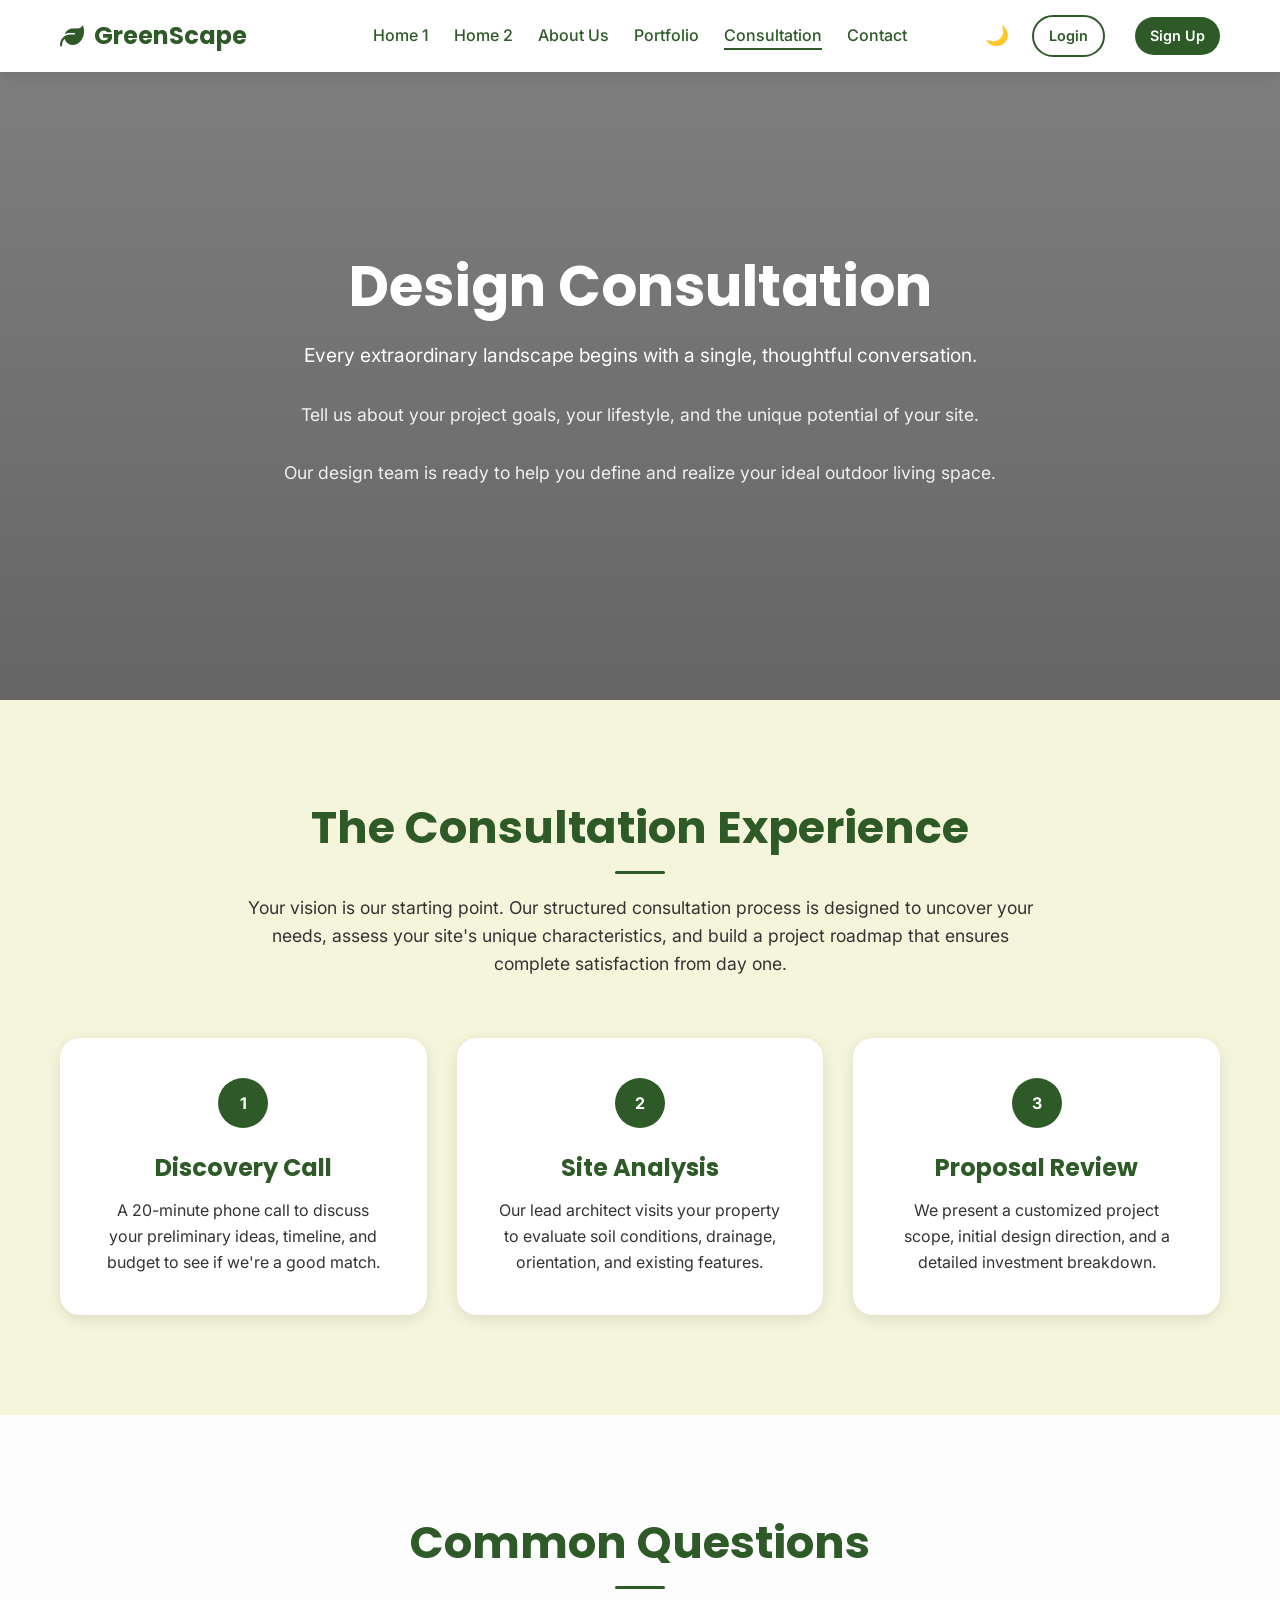
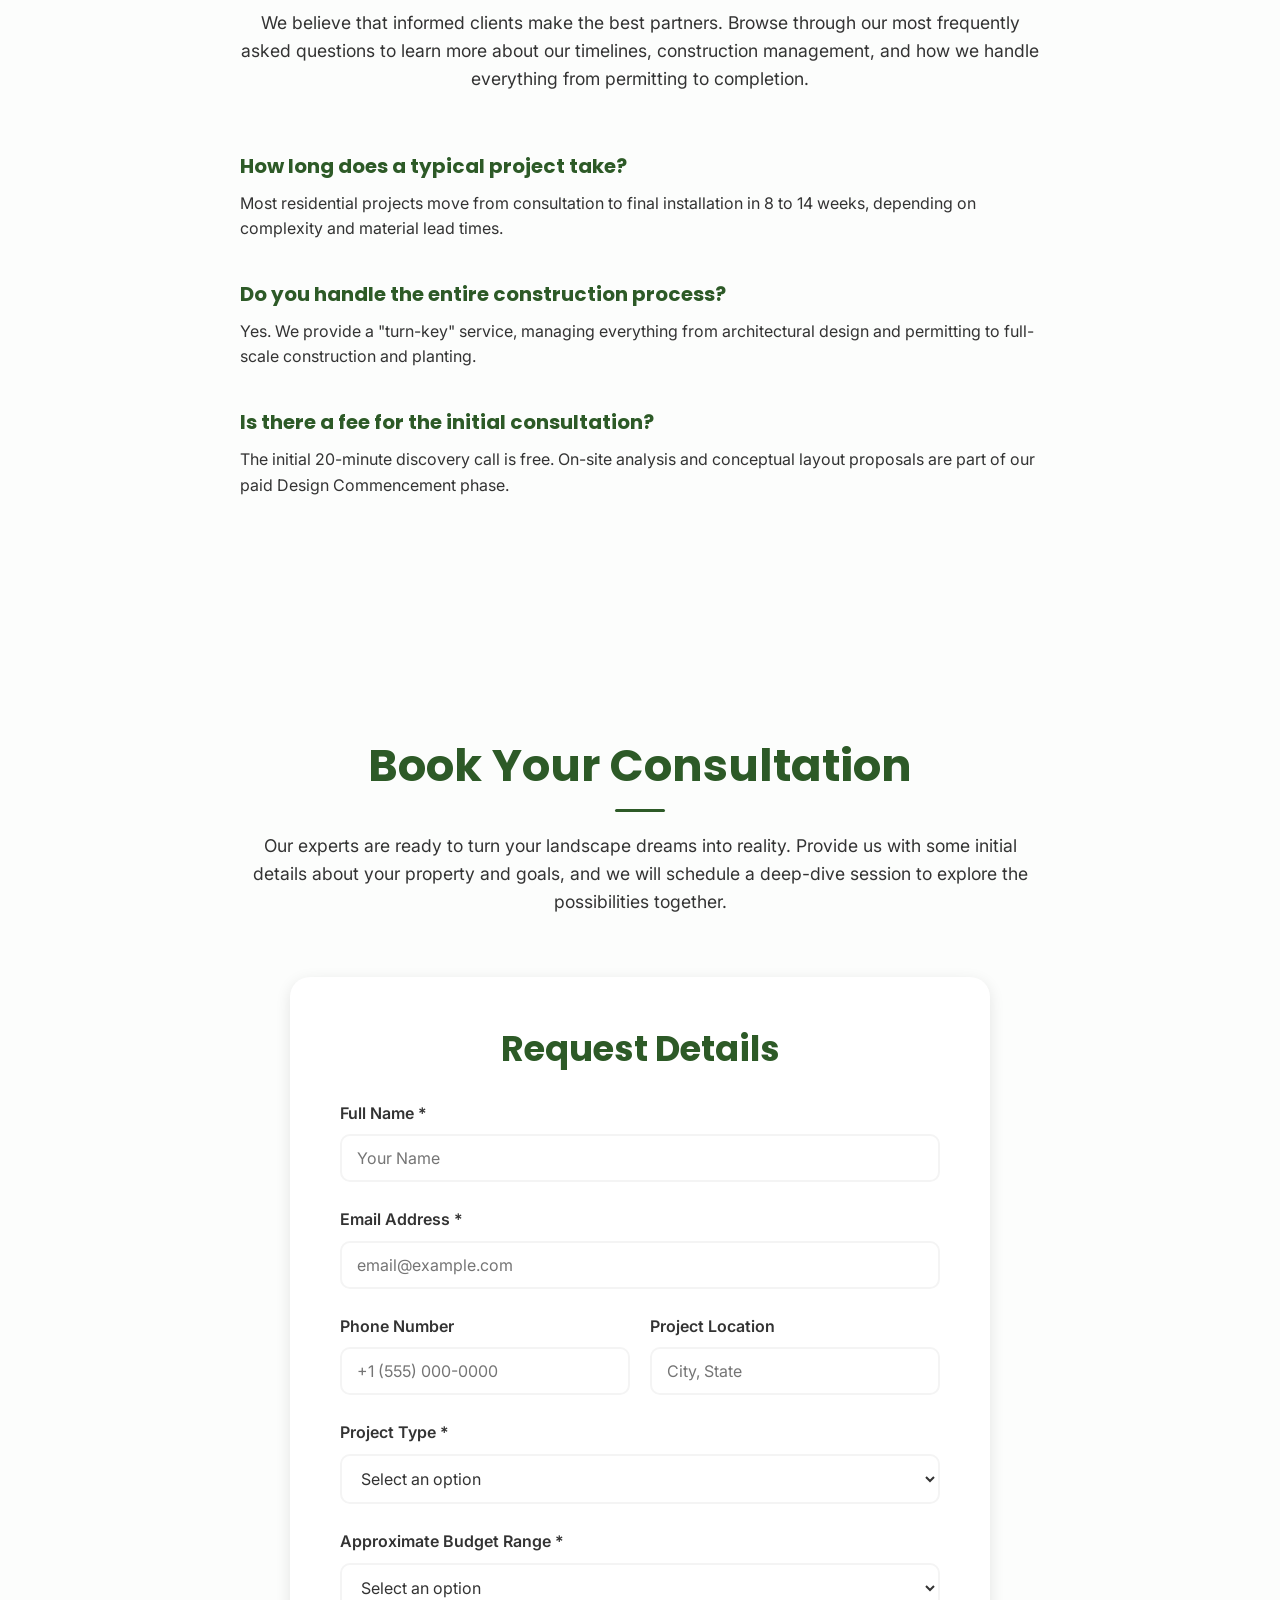
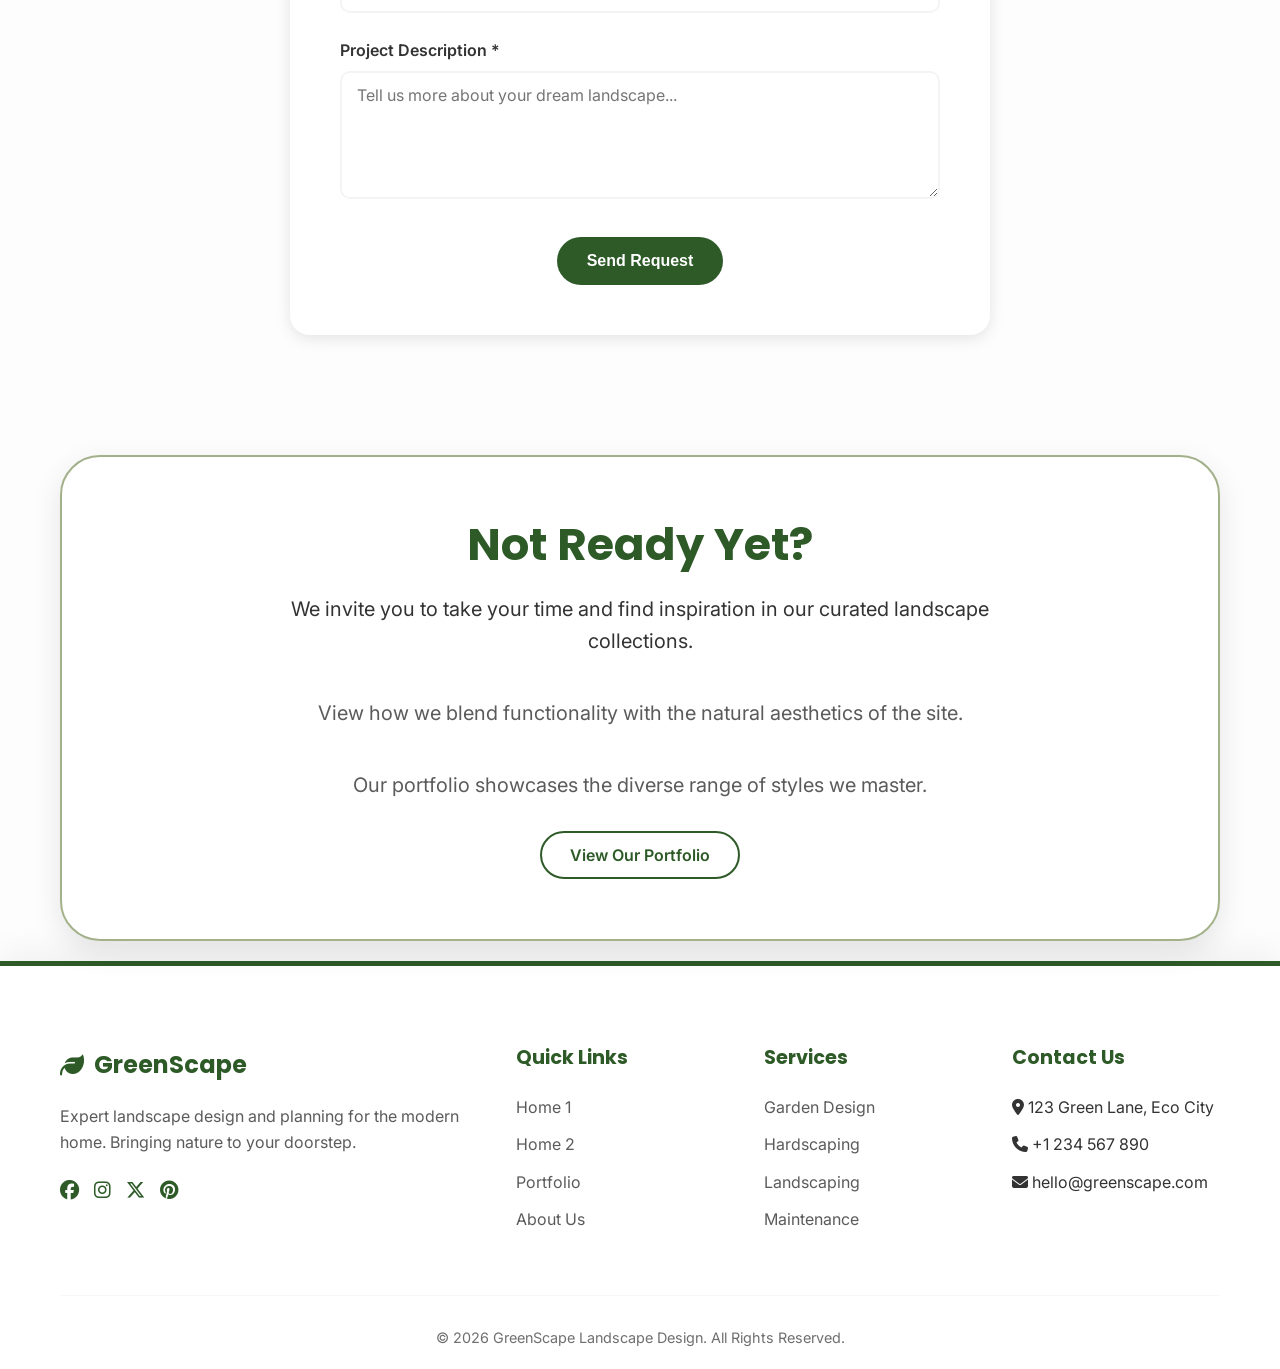
<file: consultation.html>
<!DOCTYPE html>
<html lang="en">

<head>
    <meta charset="UTF-8">
    <meta name="viewport" content="width=device-width, initial-scale=1.0">
    <title>Design Consultation | GreenScape</title>
    <link rel="stylesheet" href="css/style.css">
    <link rel="stylesheet" href="https://cdnjs.cloudflare.com/ajax/libs/font-awesome/6.4.2/css/all.min.css">
    <link rel="icon" type="image/png" href="assets/favicon/favicon.png">
    <link rel="apple-touch-icon" href="assets/favicon/favicon.png">
</head>

<body>

    <!-- Header -->
    <header id="header-placeholder"></header>

    <!-- Page Header -->
    <section class="hero"
        style="background-image: url('https://images.unsplash.com/photo-1454165804606-c3d57bc86b40?ixlib=rb-4.0.3&auto=format&fit=crop&w=1920&q=80');">
        <div class="hero-overlay"></div>
        <div class="hero-content">
            <h1 class="fade-in">Design Consultation</h1>
            <p class="fade-in">Every extraordinary landscape begins with a single, thoughtful conversation.</p>
            <p class="fade-in" style="font-size: 1.1rem; opacity: 0.9;">Tell us about your project goals, your
                lifestyle, and the unique potential of your site.</p>
            <p class="fade-in" style="font-size: 1.1rem; opacity: 0.9;">Our design team is ready to help you define and
                realize your ideal outdoor living space.</p>
        </div>
    </section>

    <!-- Consultation Process -->
    <section style="background-color: var(--beige);">
        <div class="container">
            <div class="section-header fade-in">
                <h2>The Consultation Experience</h2>
                <p>Your vision is our starting point. Our structured consultation process is designed to uncover your
                    needs, assess your site's unique characteristics, and build a project roadmap that ensures complete
                    satisfaction from day one.</p>
            </div>
            <div style="display: grid; grid-template-columns: repeat(auto-fit, minmax(280px, 1fr)); gap: 30px;">
                <div class="fade-in"
                    style="background: var(--white); padding: 40px; border-radius: 20px; box-shadow: var(--shadow); text-align: center; display: flex; flex-direction: column; align-items: center;">
                    <div
                        style="width: 50px; height: 50px; background: var(--primary); color: white; border-radius: 50%; display: flex; align-items: center; justify-content: center; font-weight: 700; margin-bottom: 25px;">
                        1</div>
                    <h3 style="margin-bottom: 15px;" class="card-title">Discovery Call</h3>
                    <p>A 20-minute phone call to discuss your preliminary ideas, timeline, and budget to see if we're a
                        good match.</p>
                </div>
                <div class="fade-in"
                    style="background: var(--white); padding: 40px; border-radius: 20px; box-shadow: var(--shadow); text-align: center; display: flex; flex-direction: column; align-items: center;">
                    <div
                        style="width: 50px; height: 50px; background: var(--primary); color: white; border-radius: 50%; display: flex; align-items: center; justify-content: center; font-weight: 700; margin-bottom: 25px;">
                        2</div>
                    <h3 style="margin-bottom: 15px;" class="card-title">Site Analysis</h3>
                    <p>Our lead architect visits your property to evaluate soil conditions, drainage, orientation, and
                        existing features.</p>
                </div>
                <div class="fade-in"
                    style="background: var(--white); padding: 40px; border-radius: 20px; box-shadow: var(--shadow); text-align: center; display: flex; flex-direction: column; align-items: center;">
                    <div
                        style="width: 50px; height: 50px; background: var(--primary); color: white; border-radius: 50%; display: flex; align-items: center; justify-content: center; font-weight: 700; margin-bottom: 25px;">
                        3</div>
                    <h3 style="margin-bottom: 15px;" class="card-title">Proposal Review</h3>
                    <p>We present a customized project scope, initial design direction, and a detailed investment
                        breakdown.</p>
                </div>
            </div>
        </div>
    </section>

    <!-- Simple FAQ Section -->
    <section>
        <div class="container">
            <div class="section-header fade-in">
                <h2>Common Questions</h2>
                <p>We believe that informed clients make the best partners. Browse through our most frequently asked
                    questions to learn more about our timelines, construction management, and how we handle everything
                    from
                    permitting to completion.</p>
            </div>
            <div style="max-width: 800px; margin: 0 auto;">
                <div class="fade-in mb-40">
                    <h4 style="color: var(--primary); margin-bottom: 12px; font-size: 1.25rem;">How long does a typical
                        project take?</h4>
                    <p>Most residential projects move from consultation to final installation in 8 to 14 weeks,
                        depending on
                        complexity and material lead times.</p>
                </div>
                <div class="fade-in mb-40">
                    <h4 style="color: var(--primary); margin-bottom: 12px; font-size: 1.25rem;">Do you handle the entire
                        construction process?</h4>
                    <p>Yes. We provide a "turn-key" service, managing everything from architectural design and
                        permitting to
                        full-scale construction and planting.</p>
                </div>
                <div class="fade-in mb-40">
                    <h4 style="color: var(--primary); margin-bottom: 12px; font-size: 1.25rem;">Is there a fee for the
                        initial consultation?</h4>
                    <p>The initial 20-minute discovery call is free. On-site analysis and conceptual layout proposals
                        are
                        part of our paid Design Commencement phase.</p>
                </div>
            </div>
        </div>
    </section>

    <!-- Consultation Form Section -->
    <section>
        <div class="container">
            <div class="section-header fade-in">
                <h2>Book Your Consultation</h2>
                <p>Our experts are ready to turn your landscape dreams into reality. Provide us with some initial
                    details
                    about your property and goals, and we will schedule a deep-dive session to explore the possibilities
                    together.</p>
            </div>
            <div class="form-container fade-in">
                <h3 style="text-align: center; margin-bottom: 30px;">Request Details</h3>
                <form id="consultationForm">
                    <div class="form-group">
                        <label for="fullName">Full Name *</label>
                        <input type="text" id="fullName" name="fullName" placeholder="Your Name" required>
                        <span class="error-msg"></span>
                    </div>
                    <div class="form-group">
                        <label for="email">Email Address *</label>
                        <input type="email" id="email" name="email" placeholder="email@example.com" required>
                        <span class="error-msg"></span>
                    </div>
                    <div class="form-group" style="display: grid; grid-template-columns: 1fr 1fr; gap: 20px;">
                        <div>
                            <label for="phone">Phone Number</label>
                            <input type="tel" id="phone" name="phone" placeholder="+1 (555) 000-0000">
                        </div>
                        <div>
                            <label for="location">Project Location</label>
                            <input type="text" id="location" name="location" placeholder="City, State">
                        </div>
                    </div>
                    <div class="form-group">
                        <label for="projectType">Project Type *</label>
                        <select id="projectType" name="projectType" required>
                            <option value="" disabled selected>Select an option</option>
                            <option value="residential">Residential Garden</option>
                            <option value="commercial">Commercial Landscape</option>
                            <option value="rooftop">Rooftop / Terrace</option>
                            <option value="renovation">Renovation / Makeover</option>
                        </select>
                        <span class="error-msg"></span>
                    </div>
                    <div class="form-group">
                        <label for="budget">Approximate Budget Range *</label>
                        <select id="budget" name="budget" required>
                            <option value="" disabled selected>Select an option</option>
                            <option value="under-5k">Under $5,000</option>
                            <option value="5k-15k">$5,000 - $15,000</option>
                            <option value="15k-50k">$15,000 - $50,000</option>
                            <option value="over-50k">$50,000 +</option>
                        </select>
                        <span class="error-msg"></span>
                    </div>
                    <div class="form-group">
                        <label for="message">Project Description *</label>
                        <textarea id="message" name="message" rows="5"
                            placeholder="Tell us more about your dream landscape..." required></textarea>
                        <span class="error-msg"></span>
                    </div>
                    <div style="text-align: center; margin-top: 30px;">
                        <button type="submit" class="btn btn-primary">Send Request</button>
                    </div>
                </form>
            </div>
    </section>

    <!-- CTA Section -->
    <section class="container">
        <div class="cta-section fade-in">
            <h2>Not Ready Yet?</h2>
            <p>We invite you to take your time and find inspiration in our curated landscape collections.</p>
            <p style="opacity: 0.8; margin-top: 5px;">View how we blend functionality with the natural aesthetics of the
                site.</p>
            <p style="opacity: 0.8; margin-bottom: 30px;">Our portfolio showcases the diverse range of styles we master.
            </p>
            <a href="portfolio.html" class="btn btn-outline"
                style="border: 2px solid var(--primary); color: var(--primary);">View Our Portfolio</a>
        </div>
    </section>

    <!-- Footer -->
    <footer id="footer-placeholder"></footer>

    <script src="js/main.js"></script>
</body>

</html>
</file>
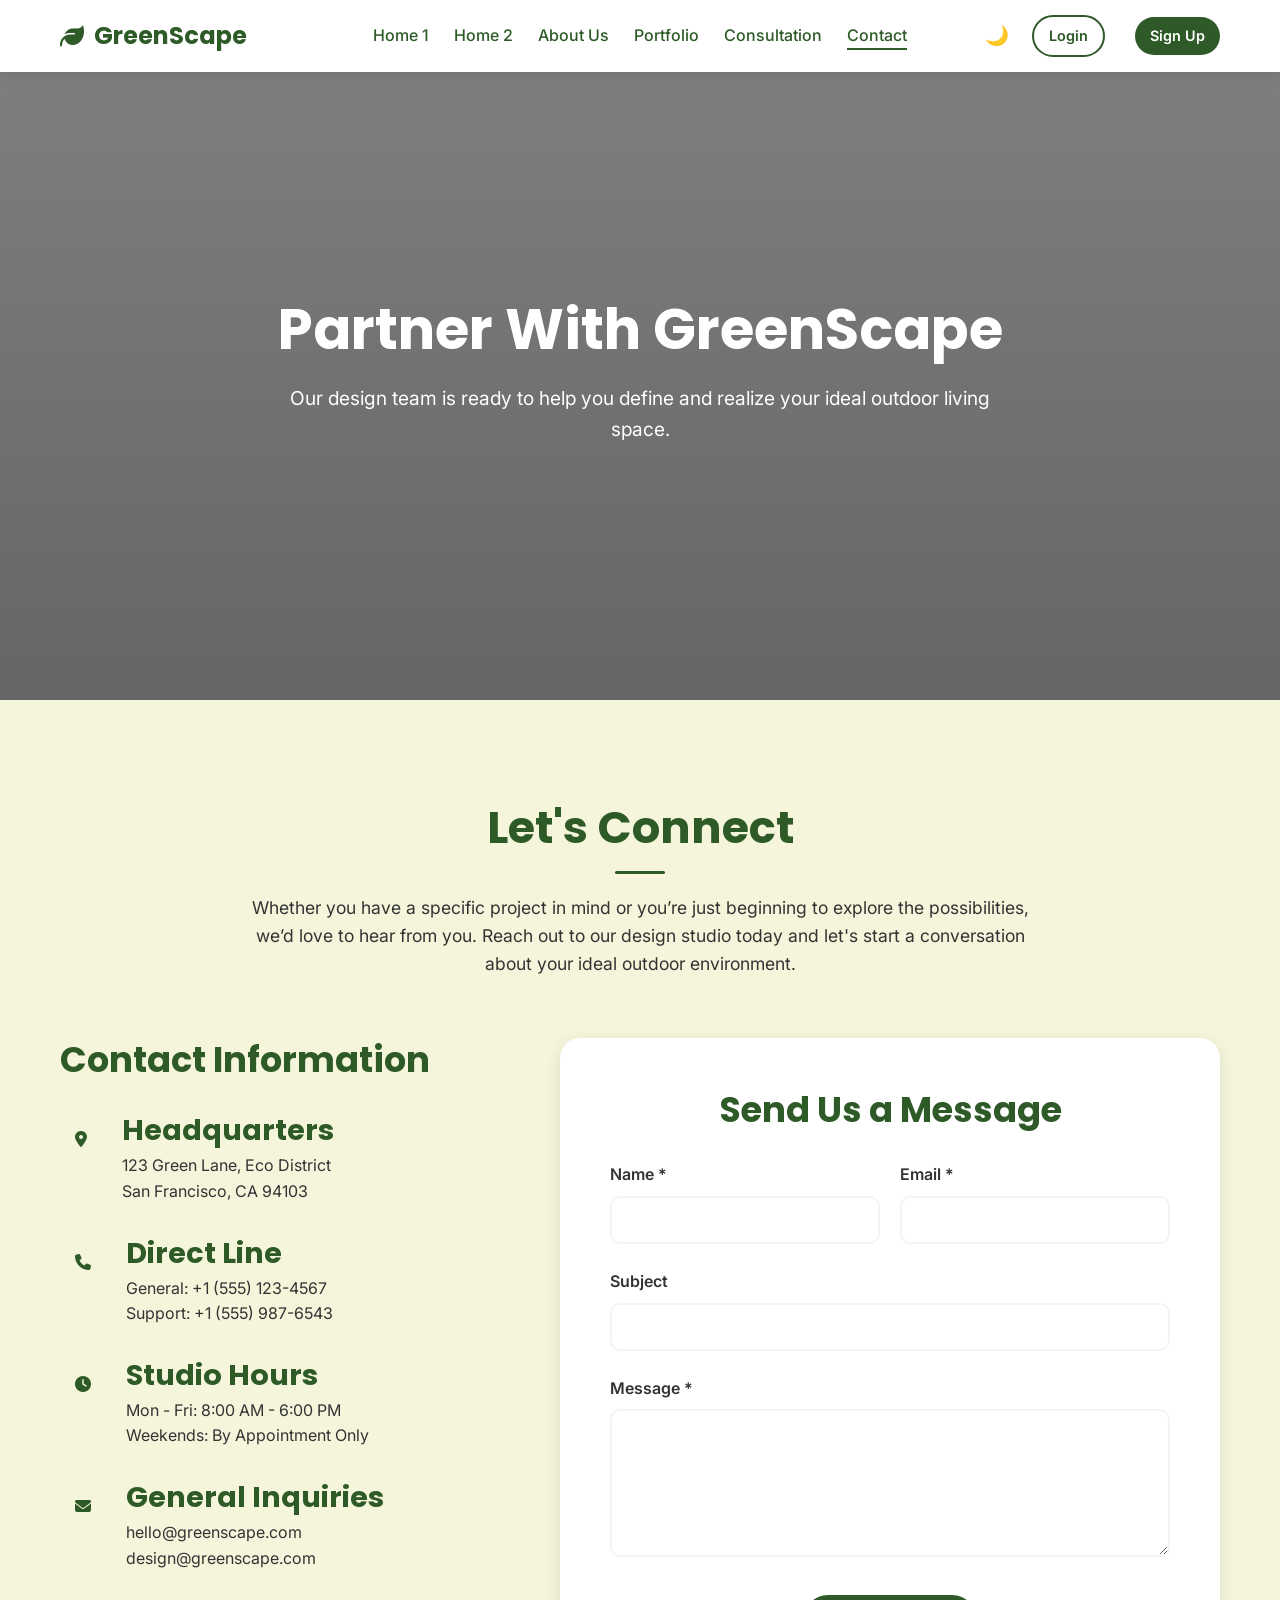
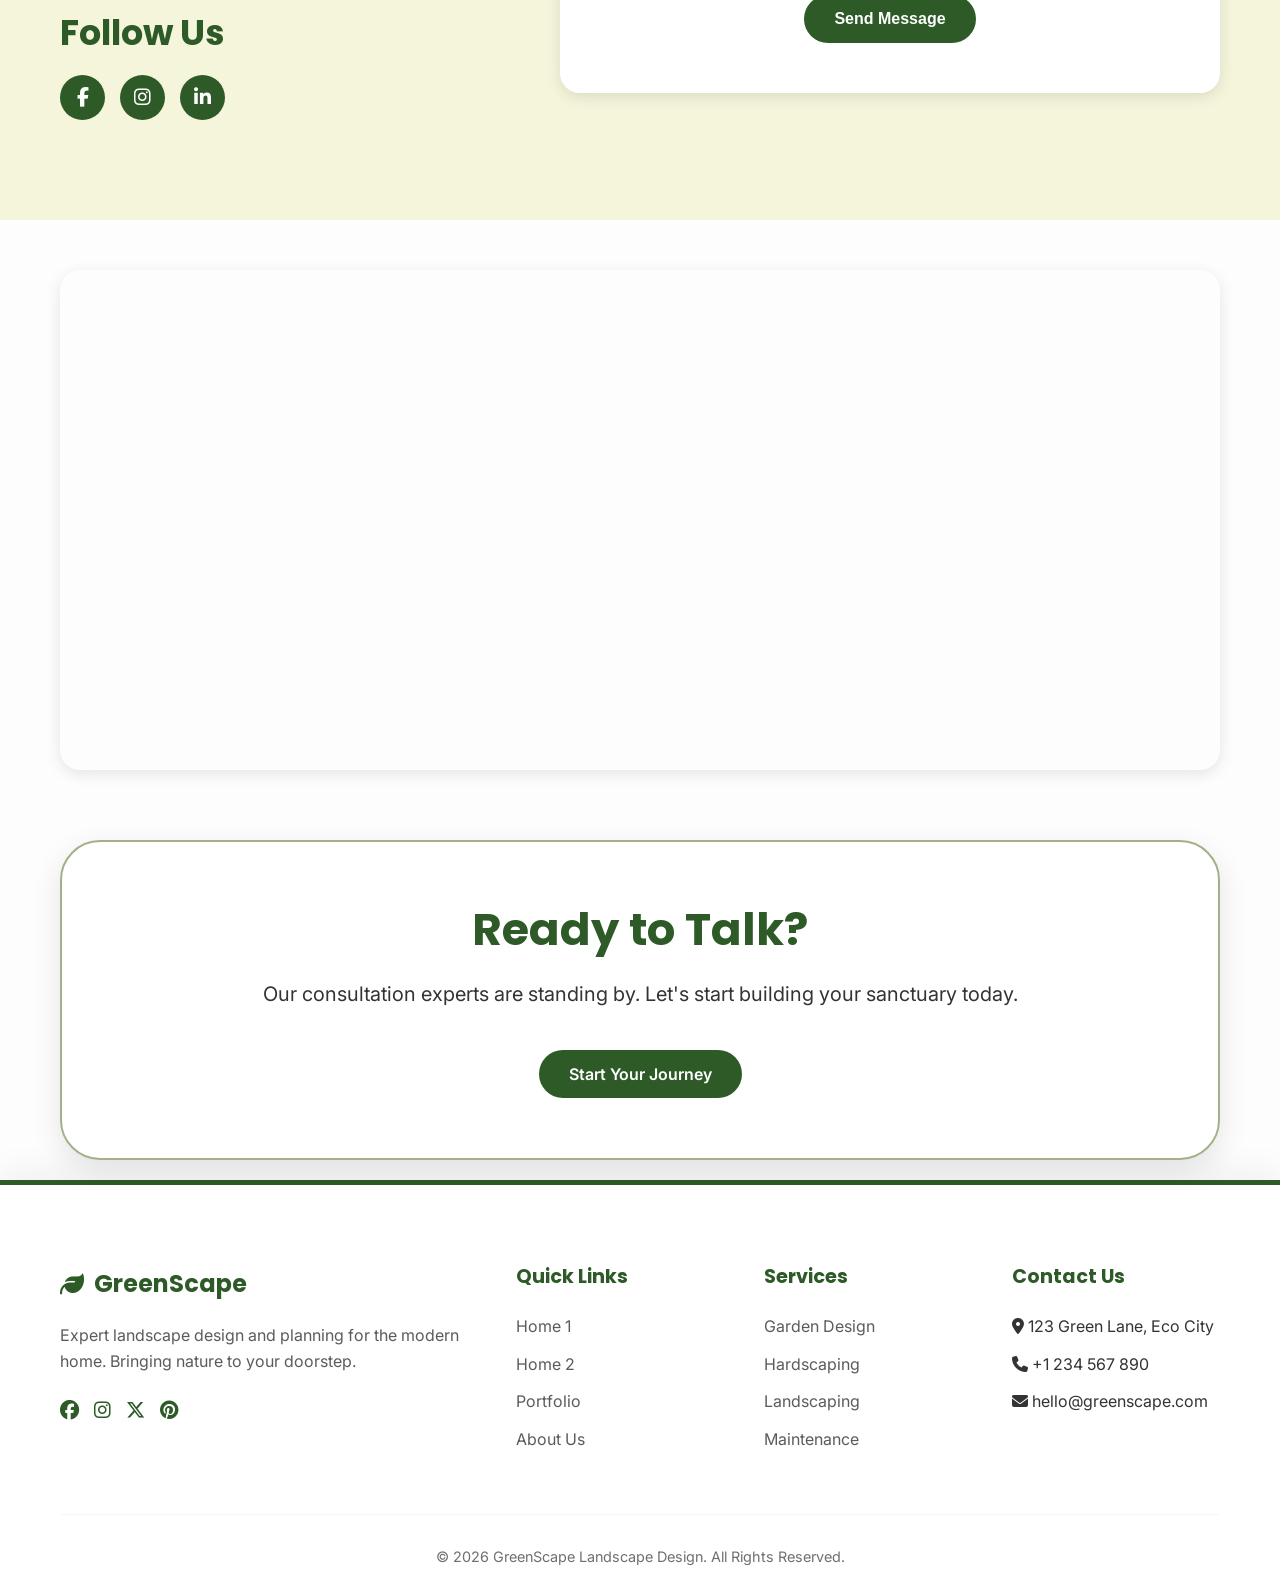
<file: contact.html>
<!DOCTYPE html>
<html lang="en">

<head>
    <meta charset="UTF-8">
    <meta name="viewport" content="width=device-width, initial-scale=1.0">
    <title>Contact Us | GreenScape Landscape Design</title>
    <link rel="stylesheet" href="css/style.css">
    <link rel="stylesheet" href="https://cdnjs.cloudflare.com/ajax/libs/font-awesome/6.4.2/css/all.min.css">
    <link rel="icon" type="image/png" href="assets/favicon/favicon.png">
    <link rel="apple-touch-icon" href="assets/favicon/favicon.png">
</head>

<body>

    <!-- Header -->
    <header id="header-placeholder"></header>

    <!-- Page Header -->
    <section class="hero"
        style="background-image: url('https://images.unsplash.com/photo-1600607687644-c7171b42498f?ixlib=rb-4.0.3&auto=format&fit=crop&w=1920&q=80');">
        <div class="hero-overlay"></div>
        <div class="hero-content">
            <h1 class="fade-in">Partner With GreenScape</h1>
            <p class="fade-in">Our design team is ready to help you define and realize your ideal outdoor living space.
            </p>
        </div>
    </section>

    <!-- Contact Info & Form -->
    <section style="background-color: var(--beige);">
        <div class="container">
            <div>
                <div class="section-header fade-in">
                    <h2>Let's Connect</h2>
                    <p>Whether you have a specific project in mind or you’re just beginning to explore the
                        possibilities,
                        we’d
                        love to hear from you. Reach out to our design studio today and let's start a conversation about
                        your
                        ideal outdoor environment.</p>
                </div>
                <div style="display: flex; gap: 60px; flex-wrap: wrap;">
                    <div style="flex: 1; min-width: 300px;" class="fade-in">
                        <h3 style="margin-bottom: 30px;">Contact Information</h3>
                        <div style="display: flex; align-items: flex-start; gap: 20px; margin-bottom: 30px;">
                            <div
                                style="background: var(--beige); padding: 15px; border-radius: 50%; color: var(--primary);">
                                <i class="fas fa-map-marker-alt"></i>
                            </div>
                            <div>
                                <h4 style="margin-bottom: 5px;">Headquarters</h4>
                                <p>123 Green Lane, Eco District<br>San Francisco, CA 94103</p>
                            </div>
                        </div>
                        <div style="display: flex; align-items: flex-start; gap: 20px; margin-bottom: 30px;">
                            <div
                                style="background: var(--beige); padding: 15px; border-radius: 50%; color: var(--primary);">
                                <i class="fas fa-phone"></i>
                            </div>
                            <div>
                                <h4 style="margin-bottom: 5px;">Direct Line</h4>
                                <p>General: +1 (555) 123-4567<br>Support: +1 (555) 987-6543</p>
                            </div>
                        </div>
                        <div style="display: flex; align-items: flex-start; gap: 20px; margin-bottom: 30px;">
                            <div
                                style="background: var(--beige); padding: 15px; border-radius: 50%; color: var(--primary);">
                                <i class="fas fa-clock"></i>
                            </div>
                            <div>
                                <h4 style="margin-bottom: 5px;">Studio Hours</h4>
                                <p>Mon - Fri: 8:00 AM - 6:00 PM<br>Weekends: By Appointment Only</p>
                            </div>
                        </div>
                        <div style="display: flex; align-items: flex-start; gap: 20px; margin-bottom: 30px;">
                            <div
                                style="background: var(--beige); padding: 15px; border-radius: 50%; color: var(--primary);">
                                <i class="fas fa-envelope"></i>
                            </div>
                            <div>
                                <h4 style="margin-bottom: 5px;">General Inquiries</h4>
                                <p>hello@greenscape.com<br>design@greenscape.com</p>
                            </div>
                        </div>

                        <h3 style="margin: 40px 0 20px;">Follow Us</h3>
                        <div class="social-icons">
                            <a href="#"
                                style="background: var(--primary); color: white; width: 45px; height: 45px; display: flex; align-items: center; justify-content: center; border-radius: 50%;"><i
                                    class="fab fa-facebook-f"></i></a>
                            <a href="#"
                                style="background: var(--primary); color: white; width: 45px; height: 45px; display: flex; align-items: center; justify-content: center; border-radius: 50%;"><i
                                    class="fab fa-instagram"></i></a>
                            <a href="#"
                                style="background: var(--primary); color: white; width: 45px; height: 45px; display: flex; align-items: center; justify-content: center; border-radius: 50%;"><i
                                    class="fab fa-linkedin-in"></i></a>
                        </div>
                    </div>

                    <div style="flex: 1.5; min-width: 300px;" class="fade-in">
                        <div class="form-container" style="width: 100%; max-width: 100%;">
                            <h3 style="text-align: center; margin-bottom: 30px;">Send Us a Message</h3>
                            <form id="contactForm">
                                <div style="display: grid; grid-template-columns: 1fr 1fr; gap: 20px;">
                                    <div class="form-group">
                                        <label for="name">Name *</label>
                                        <input type="text" id="name" required>
                                    </div>
                                    <div class="form-group">
                                        <label for="email">Email *</label>
                                        <input type="email" id="email" required>
                                    </div>
                                </div>
                                <div class="form-group">
                                    <label for="subject">Subject</label>
                                    <input type="text" id="subject">
                                </div>
                                <div class="form-group">
                                    <label for="msg">Message *</label>
                                    <textarea id="msg" rows="6" required></textarea>
                                </div>
                                <div style="text-align: center; margin-top: 30px;">
                                    <button type="submit" class="btn btn-primary">Send Message</button>
                                </div>
                            </form>
                        </div>
                    </div>
                </div>
            </div>
        </div>
    </section>

    <!-- Google Map -->
    <section class="fade-in" style="padding: 50px 0;">
        <div class="container">
            <div
                style="width: 100%; height: 500px; border-radius: 20px; overflow: hidden; box-shadow: var(--shadow); margin: 0 auto; max-width: 1200px;">
                <iframe
                    src="https://www.google.com/maps/embed?pb=!1m18!1m12!1m3!1d100939.245504561!2d-122.507640204439!3d37.75781500454156!2m3!1f0!2f0!3f0!3m2!1i1024!2i768!4f13.1!3m3!1m2!1s0x80859a6d00690021%3A0x4a501367f076adff!2sSan%20Francisco%2C%20CA!5e0!3m2!1sen!2sus!4v1700000000000!5m2!1sen!2sus"
                    width="100%" height="100%" style="border:0;" allowfullscreen="" loading="lazy"
                    referrerpolicy="no-referrer-when-downgrade"></iframe>
            </div>
        </div>
    </section>

    <!-- CTA Section -->
    <section class="container">
        <div class="cta-section fade-in">
            <h2>Ready to Talk?</h2>
            <p>Our consultation experts are standing by. Let's start building your sanctuary today.</p>
            <a href="consultation.html" class="btn btn-primary">Start Your Journey</a>
        </div>
    </section>

    <!-- Footer -->
    <footer id="footer-placeholder"></footer>

    <script src="js/main.js"></script>
</body>

</html>
</file>
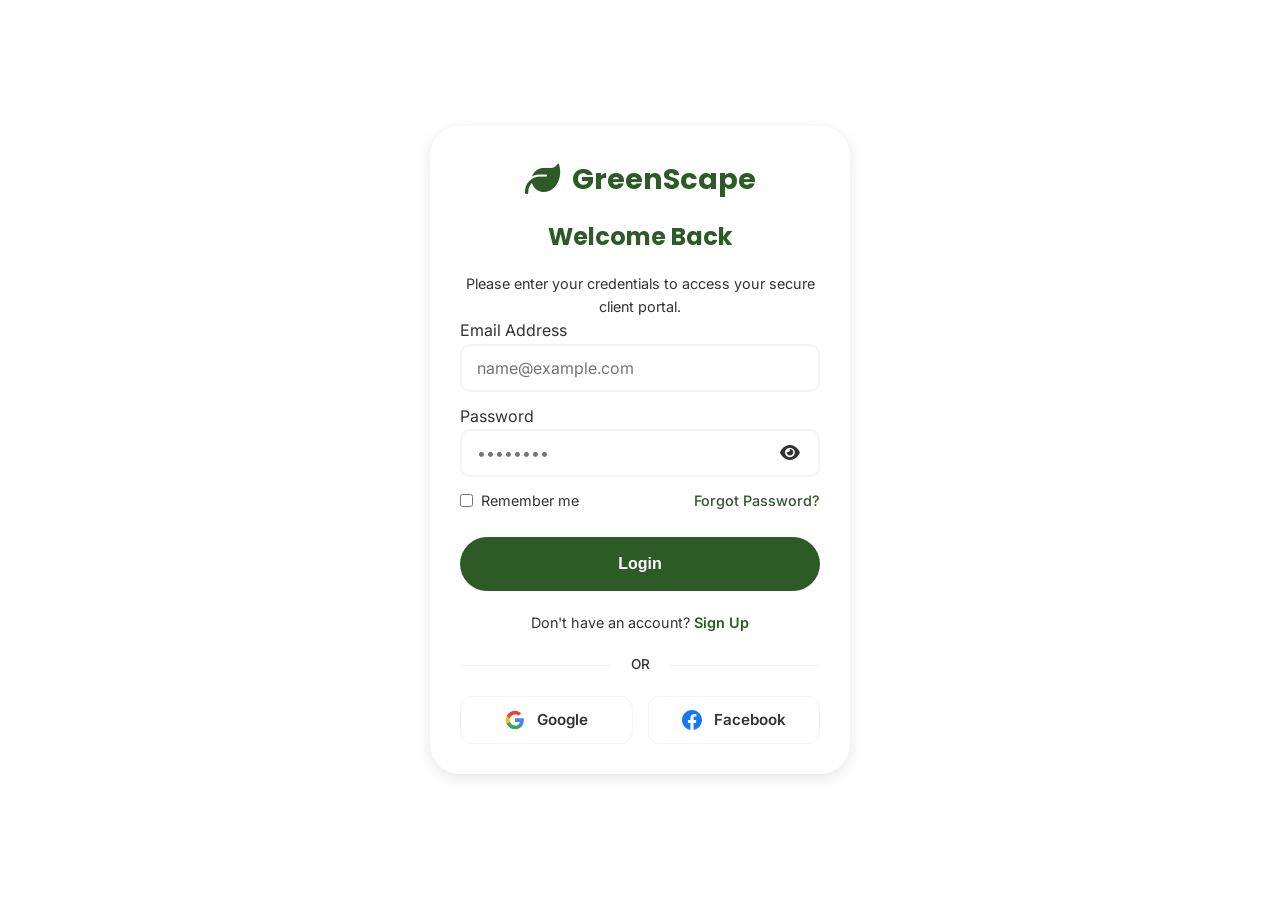
<file: login.html>
<!DOCTYPE html>
<html lang="en">

<head>
    <meta charset="UTF-8">
    <meta name="viewport" content="width=device-width, initial-scale=1.0">
    <title>Login | GreenScape</title>
    <link rel="stylesheet" href="css/style.css">
    <link rel="stylesheet" href="https://cdnjs.cloudflare.com/ajax/libs/font-awesome/6.4.2/css/all.min.css">
    <link rel="icon" type="image/png" href="assets/favicon/favicon.png">
    <link rel="apple-touch-icon" href="assets/favicon/favicon.png">
</head>

<body class="auth-page">

    <div>
        <div class="auth-wrapper fade-in">
            <a href="index.html" class="logo auth-logo">
                <i class="fas fa-leaf"></i>
                <span>GreenScape</span>
            </a>

            <h2 class="mb-10" style="font-size: 1.5rem;">Welcome Back</h2>
            <p class="mb-15" style="font-size: 0.9rem;">Please enter your credentials to access your secure client
                portal.</p>

            <form id="loginForm">
                <div class="form-group-auth">
                    <label for="login-email">Email Address</label>
                    <input type="email" id="login-email" required placeholder="name@example.com">
                </div>
                <div class="form-group-auth">
                    <label for="login-password">Password</label>
                    <div class="password-group">
                        <input type="password" id="login-password" required placeholder="••••••••">
                        <button type="button" class="password-toggle" data-target="login-password">
                            <i class="fas fa-eye"></i>
                        </button>
                    </div>
                </div>

                <div style="display: flex; justify-content: space-between; align-items: center; margin-bottom: 25px;">
                    <label style="display: flex; align-items: center; gap: 8px; font-size: 0.9rem; cursor: pointer;">
                        <input type="checkbox"> Remember me
                    </label>
                    <a href="#" style="font-size: 0.9rem; color: var(--primary); font-weight: 500;">Forgot Password?</a>
                </div>

                <button type="submit" class="btn btn-primary" style="width: 100%; padding: 15px;">Login</button>
            </form>

            <p style="margin-top: 20px; font-size: 0.9rem;">
                Don't have an account? <a href="signup.html" style="color: var(--primary); font-weight: 600;">Sign
                    Up</a>
            </p>

            <div class="social-login">
                <div class="auth-sep" style="margin: 20px 0;">OR</div>
                <div class="social-btns">
                    <a href="#" class="btn-social btn-google">
                        <svg width="20" height="20" viewBox="0 0 24 24">
                            <path
                                d="M22.56 12.25c0-.78-.07-1.53-.2-2.25H12v4.26h5.92c-.26 1.37-1.04 2.53-2.21 3.31v2.77h3.57c2.08-1.92 3.28-4.74 3.28-8.09z"
                                fill="#4285F4" />
                            <path
                                d="M12 23c2.97 0 5.46-.98 7.28-2.66l-3.57-2.77c-.98.66-2.23 1.06-3.71 1.06-2.86 0-5.29-1.93-6.16-4.53H2.18v2.84C3.99 20.53 7.7 23 12 23z"
                                fill="#34A853" />
                            <path
                                d="M5.84 14.09c-.22-.66-.35-1.36-.35-2.09s.13-1.43.35-2.09V7.07H2.18C1.43 8.55 1 10.22 1 12s.43 3.45 1.18 4.93l2.85-2.22.81-.62z"
                                fill="#FBBC05" />
                            <path
                                d="M12 5.38c1.62 0 3.06.56 4.21 1.64l3.15-3.15C17.45 2.09 14.97 1 12 1 7.7 1 3.99 3.47 2.18 7.07l3.66 2.84c.87-2.6 3.3-4.53 6.16-4.53z"
                                fill="#EA4335" />
                        </svg> Google
                    </a>
                    <a href="#" class="btn-social btn-facebook">
                        <svg width="20" height="20" viewBox="0 0 24 24" fill="#1877F2">
                            <path
                                d="M24 12.073c0-6.627-5.373-12-12-12s-12 5.373-12 12c0 5.99 4.388 10.954 10.125 11.854v-8.385H7.078v-3.47h3.047V9.43c0-3.007 1.792-4.669 4.533-4.669 1.312 0 2.686.235 2.686.235v2.953h-1.513c-1.491 0-1.956.925-1.956 1.874v2.25h3.328l-.532 3.47h-2.796v8.385C19.612 23.027 24 18.062 24 12.073z" />
                        </svg> Facebook
                    </a>
                </div>
            </div>


        </div>

        <script src="js/main.js"></script>
</body>

</html>
</file>
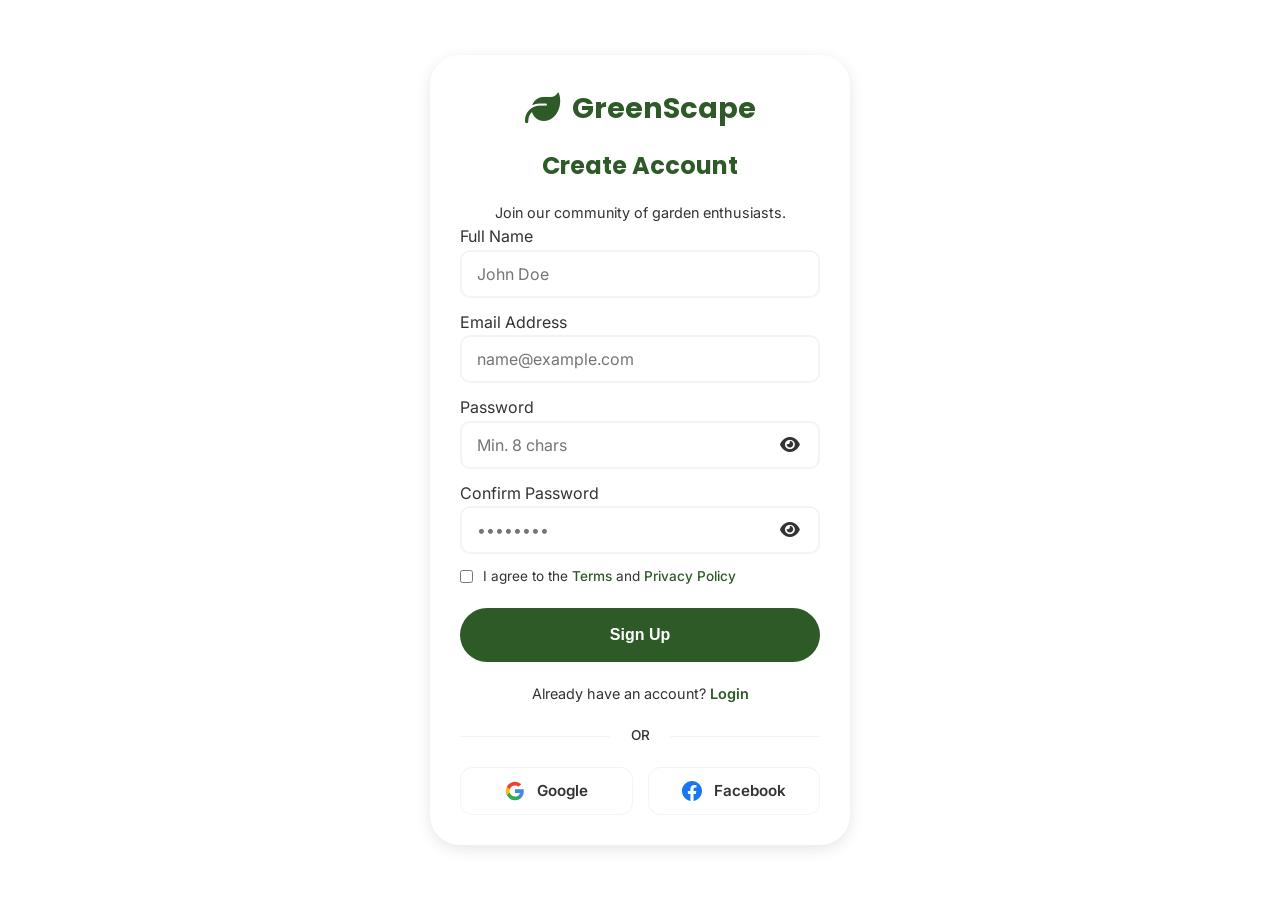
<file: signup.html>
<!DOCTYPE html>
<html lang="en">

<head>
    <meta charset="UTF-8">
    <meta name="viewport" content="width=device-width, initial-scale=1.0">
    <title>Sign Up | GreenScape</title>
    <link rel="stylesheet" href="css/style.css">
    <link rel="stylesheet" href="https://cdnjs.cloudflare.com/ajax/libs/font-awesome/6.4.2/css/all.min.css">
    <link rel="icon" type="image/png" href="assets/favicon/favicon.png">
    <link rel="apple-touch-icon" href="assets/favicon/favicon.png">
</head>

<body class="auth-page">

    <div>
        <div class="auth-wrapper fade-in">
            <a href="index.html" class="logo auth-logo">
                <i class="fas fa-leaf"></i>
                <span>GreenScape</span>
            </a>

            <h2 class="mb-10" style="font-size: 1.5rem;">Create Account</h2>
            <p class="mb-15" style="font-size: 0.9rem;">Join our community of garden enthusiasts.</p>

            <form id="signupForm">
                <div class="form-group-auth">
                    <label for="full-name">Full Name</label>
                    <input type="text" id="full-name" required placeholder="John Doe">
                </div>
                <div class="form-group-auth">
                    <label for="signup-email">Email Address</label>
                    <input type="email" id="signup-email" required placeholder="name@example.com">
                </div>
                <div class="form-group-auth">
                    <label for="signup-password">Password</label>
                    <div class="password-group">
                        <input type="password" id="signup-password" required placeholder="Min. 8 chars">
                        <button type="button" class="password-toggle" data-target="signup-password">
                            <i class="fas fa-eye"></i>
                        </button>
                    </div>
                </div>
                <div class="form-group-auth">
                    <label for="confirm-password">Confirm Password</label>
                    <div class="password-group">
                        <input type="password" id="confirm-password" required placeholder="••••••••">
                        <button type="button" class="password-toggle" data-target="confirm-password">
                            <i class="fas fa-eye"></i>
                        </button>
                    </div>
                </div>

                <div style="margin-bottom: 20px; text-align: left;">
                    <label
                        style="display: flex; align-items: flex-start; gap: 10px; font-size: 0.85rem; cursor: pointer;">
                        <input type="checkbox" required style="margin-top: 4px; width: auto;">
                        <span>I agree to the <a href="#" style="color: var(--primary); font-weight: 500;">Terms</a> and
                            <a href="#" style="color: var(--primary); font-weight: 500;">Privacy Policy</a></span>
                    </label>
                </div>

                <button type="submit" class="btn btn-primary" style="width: 100%; padding: 15px;">Sign Up</button>
            </form>

            <p style="margin-top: 20px; font-size: 0.9rem;">
                Already have an account? <a href="login.html" style="color: var(--primary); font-weight: 600;">Login</a>
            </p>

            <div class="social-login">
                <div class="auth-sep" style="margin: 20px 0;">OR</div>
                <div class="social-btns">
                    <a href="#" class="btn-social btn-google">
                        <svg width="20" height="20" viewBox="0 0 24 24">
                            <path
                                d="M22.56 12.25c0-.78-.07-1.53-.2-2.25H12v4.26h5.92c-.26 1.37-1.04 2.53-2.21 3.31v2.77h3.57c2.08-1.92 3.28-4.74 3.28-8.09z"
                                fill="#4285F4" />
                            <path
                                d="M12 23c2.97 0 5.46-.98 7.28-2.66l-3.57-2.77c-.98.66-2.23 1.06-3.71 1.06-2.86 0-5.29-1.93-6.16-4.53H2.18v2.84C3.99 20.53 7.7 23 12 23z"
                                fill="#34A853" />
                            <path
                                d="M5.84 14.09c-.22-.66-.35-1.36-.35-2.09s.13-1.43.35-2.09V7.07H2.18C1.43 8.55 1 10.22 1 12s.43 3.45 1.18 4.93l2.85-2.22.81-.62z"
                                fill="#FBBC05" />
                            <path
                                d="M12 5.38c1.62 0 3.06.56 4.21 1.64l3.15-3.15C17.45 2.09 14.97 1 12 1 7.7 1 3.99 3.47 2.18 7.07l3.66 2.84c.87-2.6 3.3-4.53 6.16-4.53z"
                                fill="#EA4335" />
                        </svg> Google
                    </a>
                    <a href="#" class="btn-social btn-facebook">
                        <svg width="20" height="20" viewBox="0 0 24 24" fill="#1877F2">
                            <path
                                d="M24 12.073c0-6.627-5.373-12-12-12s-12 5.373-12 12c0 5.99 4.388 10.954 10.125 11.854v-8.385H7.078v-3.47h3.047V9.43c0-3.007 1.792-4.669 4.533-4.669 1.312 0 2.686.235 2.686.235v2.953h-1.513c-1.491 0-1.956.925-1.956 1.874v2.25h3.328l-.532 3.47h-2.796v8.385C19.612 23.027 24 18.062 24 12.073z" />
                        </svg> Facebook
                    </a>
                </div>
            </div>


        </div>

        <script src="js/main.js"></script>
</body>

</html>
</file>
<file: css/style.css>
@import url('https://fonts.googleapis.com/css2?family=Inter:wght@300;400;500;600;700&family=Poppins:wght@300;400;500;600;700&display=swap');

:root {
    --primary: #2d5a27;
    --primary-light: #4b8b3b;
    --secondary: #556b2f;
    --accent: #a3b18a;
    --beige: #f5f5dc;
    --white: #ffffff;
    --black: #1a1a1a;
    --gray-light: #f4f4f4;
    --gray-dark: #333333;
    --text: #333333;
    --text-light: #ffffff;
    --transition: all 0.3s ease;
    --shadow: 0 4px 15px rgba(0, 0, 0, 0.1);
    --glass: rgba(255, 255, 255, 0.1);
    --glass-border: rgba(255, 255, 255, 0.2);
}

[data-theme="dark"] {
    --primary: #4b8b3b;
    --beige: #2a2a2a;
    --white: #1a1a1a;
    --black: #ffffff;
    --gray-light: #333333;
    --text: #f4f4f4;
    --text-light: #ffffff;
    --shadow: 0 4px 15px rgba(0, 0, 0, 0.4);
    --glass: rgba(0, 0, 0, 0.3);
    --glass-border: rgba(255, 255, 255, 0.1);
}

[data-theme="dark"] body {
    background-color: #1a1a1a;
}

* {
    margin: 0;
    padding: 0;
    box-sizing: border-box;
}

html {
    scroll-behavior: smooth;
}

body {
    font-family: 'Inter', sans-serif;
    line-height: 1.6;
    color: var(--text);
    background-color: #fcfdfc;
    overflow-x: hidden;
    position: relative;
}



h1,
h2,
h3,
h4,
h5,
h6 {
    font-family: 'Poppins', sans-serif;
    font-weight: 700;
    color: var(--primary);
    line-height: 1.25;
    margin-bottom: 20px;
    word-wrap: break-word;
    overflow-wrap: break-word;
}

h1 {
    font-size: clamp(2.2rem, 8vw, 3.5rem);
}

h2 {
    font-size: clamp(1.8rem, 6vw, 2.8rem);
}

h3 {
    font-size: clamp(1.4rem, 4vw, 2.2rem);
}

h4 {
    font-size: clamp(1.2rem, 3vw, 1.8rem);
}

h5 {
    font-size: 1.1rem;
}

h6 {
    font-size: 1rem;
}

[data-theme="dark"] h1,
[data-theme="dark"] h2,
[data-theme="dark"] h3,
[data-theme="dark"] h4 {
    color: var(--primary-light);
}

a {
    text-decoration: none;
    color: inherit;
    transition: var(--transition);
}

ul {
    list-style: none;
}

img {
    max-width: 100%;
    display: block;
}

.container {
    max-width: 1200px;
    margin: 0 auto;
    padding: 0 20px;
}

section,
.section {
    padding: 100px 0;
    position: relative;
    clear: both;
}

@media (max-width: 768px) {

    section,
    .section {
        padding: 60px 0;
    }
}

/* Layout Utilities */
.container-sm {
    max-width: 800px;
    margin: 0 auto;
    padding: 0 20px;
}

.section-header {
    text-align: center;
    max-width: 800px;
    margin: 0 auto 60px;
}

.flex-center {
    display: flex;
    flex-direction: column;
    align-items: center;
    justify-content: center;
}

.grid-2 {
    display: grid;
    grid-template-columns: 1fr 1fr;
    gap: 60px;
    align-items: center;
}

@media (max-width: 992px) {
    .grid-2 {
        grid-template-columns: 1fr;
        gap: 40px;
    }
}

.responsive-img {
    width: 100%;
    height: auto;
    object-fit: cover;
    border-radius: 20px;
    box-shadow: var(--shadow);
}

.section-header h2 {
    margin-bottom: 20px;
    position: relative;
    display: inline-block;
}

.section-header h2::after {
    content: '';
    display: block;
    width: 50px;
    height: 3px;
    background: var(--primary);
    margin: 15px auto 0;
    border-radius: 2px;
}

.section-header p {
    font-size: 1.1rem;
    margin-bottom: 25px;
}

.text-center {
    text-align: center;
}

.content-center {
    display: flex;
    flex-direction: column;
    align-items: center;
    text-align: center;
}

.mb-20 {
    margin-bottom: 20px;
}

.mb-30 {
    margin-bottom: 30px;
}

.mb-40 {
    margin-bottom: 40px;
}

.mb-50 {
    margin-bottom: 50px;
}

/* Header & Navbar */
header {
    position: fixed;
    top: 0;
    left: 0;
    width: 100%;
    z-index: 1000;
    background: var(--white);
    padding: 15px 0;
    transition: var(--transition);
    box-shadow: var(--shadow);
}

header.sticky {
    padding: 10px 0;
}

header .logo,
header .nav-links a,
header .theme-toggle {
    color: var(--primary);
}

header .nav-links a::after {
    background: var(--primary);
}

/* Ensure body starts below fixed header */
body:not(.auth-page) {
    padding-top: 70px;
}

nav {
    display: grid;
    grid-template-columns: 1fr auto 1fr;
    align-items: center;
}

.nav-links {
    display: flex;
    gap: 25px;
    align-items: center;
    justify-self: center;
}

.nav-actions {
    display: flex;
    align-items: center;
    gap: 15px;
    justify-self: end;
}

.logo {
    display: flex;
    align-items: center;
    gap: 10px;
    font-size: 1.5rem;
    font-weight: 700;
    color: var(--primary) !important;
    font-family: 'Poppins', sans-serif;
    transition: var(--transition);
}

.logo i {
    color: var(--primary) !important;
}

.nav-links a {
    font-weight: 500;
    color: var(--text);
    position: relative;
    white-space: nowrap;
}

.nav-links a::after {
    content: '';
    position: absolute;
    bottom: -5px;
    left: 0;
    width: 0;
    height: 2px;
    background: var(--primary);
    transition: var(--transition);
}

.nav-links a:hover::after,
.nav-links a.active::after {
    width: 100%;
}

/* Logo specific spacing for footer and auth pages */
.footer-logo,
.auth-logo {
    margin-bottom: 20px;
    display: flex;
}

.btn {
    padding: 12px 30px;
    border-radius: 50px;
    font-weight: 600;
    cursor: pointer;
    transition: var(--transition);
    border: none;
    display: inline-block;
    text-align: center;
    font-size: 1rem;
    line-height: 1.5;
}

.btn-primary {
    background: var(--primary);
    color: var(--text-light);
    /* Fixed: Always white regardless of theme */
}

.btn-primary:hover {
    background: var(--primary-light);
    transform: translateY(-3px);
}

.btn-outline {
    background: transparent;
    border: 2px solid var(--primary);
    color: var(--primary);
    padding: 10px 28px;
    /* Adjust for border */
}

.btn-outline:hover {
    background: var(--primary);
    color: var(--text-light);
    /* Fixed: Always white on hover */
}

/* Button Utilities */
.btn-wrapper {
    margin-top: 30px;
    margin-bottom: 40px;
}

.btn-center {
    display: flex;
    justify-content: center;
    align-items: center;
}

.btn+.btn {
    margin-left: 15px;
}

@media (max-width: 768px) {
    .btn {
        padding: 10px 25px;
        font-size: 0.95rem;
    }

    .btn-outline {
        padding: 8px 23px;
    }

    .btn+.btn {
        margin-left: 10px;
    }
}

.theme-toggle {
    background: none;
    border: none;
    font-size: 1.2rem;
    cursor: pointer;
    color: var(--text);
    transition: var(--transition);
    padding: 8px;
    display: flex;
    align-items: center;
    justify-content: center;
}

.theme-toggle:hover {
    transform: scale(1.1);
    opacity: 0.8;
}

.hamburger {
    display: none;
    flex-direction: column;
    gap: 5px;
    cursor: pointer;
    z-index: 1100;
    position: relative;
    padding: 5px;
    /* Increase hit area */
}

.hamburger span {
    width: 25px;
    height: 3px;
    background: var(--primary);
    border-radius: 5px;
    transition: var(--transition);
}

/* Hero Section */
.hero {
    min-height: 550px;
    height: 70vh;
    background-size: cover;
    background-position: center;
    display: flex;
    align-items: center;
    justify-content: center;
    text-align: center;
    color: white;
    position: relative;
    overflow: hidden;
}

.hero-overlay {
    position: absolute;
    top: 0;
    left: 0;
    width: 100%;
    height: 100%;
    background: linear-gradient(rgba(0, 0, 0, 0.5), rgba(0, 0, 0, 0.6));
}

.hero-content {
    position: relative;
    z-index: 1;
    max-width: 800px;
    padding: 40px 20px;
}

.hero h1 {
    font-size: clamp(1.8rem, 8vw, 3.5rem);
    line-height: 1.2;
    margin-bottom: 20px;
    color: #fff;
    word-wrap: break-word;
}

.hero p {
    font-size: 1.2rem;
    margin-bottom: 30px;
    color: #fff;
}

.hero-btns {
    display: flex;
    gap: 20px;
    justify-content: center;
    margin-top: 30px;
    flex-wrap: wrap;
    width: 100%;
    padding: 0 20px;
}

@media (max-width: 480px) {
    .hero-btns {
        padding: 0 10px;
        gap: 12px;
        margin-top: 20px;
    }

    .hero-btns .btn {
        width: 100%;
        max-width: 280px;
        padding: 12px 20px;
        font-size: 0.95rem;
    }
}

/* Footer */
footer {
    background: var(--white);
    color: var(--text);
    padding: 80px 0 20px;
    border-top: 5px solid var(--primary);
    box-shadow: 0 -10px 30px rgba(0, 0, 0, 0.05);
}

.footer-grid {
    display: grid;
    grid-template-columns: 2fr 1fr 1fr 1fr;
    gap: 40px;
    margin-bottom: 50px;
}

.footer-logo-container {
    margin-bottom: 20px;
}

.footer-links h4 {
    color: var(--primary);
    margin-bottom: 25px;
    font-size: 1.2rem;
}

.footer-links ul li {
    margin-bottom: 12px;
}

.footer-links ul li a {
    color: var(--text);
    opacity: 0.8;
    transition: var(--transition);
    display: inline-block;
}

.footer-links ul li a:hover {
    color: var(--primary-light);
    transform: translateX(5px);
}

.social-icons {
    display: flex;
    gap: 15px;
    margin-top: 20px;
}

.social-icons a {
    font-size: 1.2rem;
    color: var(--primary);
    transition: var(--transition);
}

.social-icons a:hover {
    color: var(--primary-light);
    transform: translateY(-3px);
}

.footer-bottom {
    display: flex;
    justify-content: center;
    align-items: center;
    padding-top: 30px;
    border-top: 1px solid var(--gray-light);
    margin-top: 30px;
    flex-wrap: wrap;
    gap: 20px;
    color: var(--text);
    opacity: 0.7;
    font-size: 0.9rem;
}

/* Back to Top Button */
.back-to-top-btn {
    position: fixed;
    bottom: 30px;
    right: 30px;
    width: 50px;
    height: 50px;
    background: var(--primary);
    color: var(--white);
    border-radius: 50%;
    display: flex;
    align-items: center;
    justify-content: center;
    font-size: 1.2rem;
    box-shadow: 0 4px 15px rgba(0, 0, 0, 0.2);
    transition: all 0.3s ease;
    z-index: 999;
    opacity: 0;
    visibility: hidden;
    transform: translateY(100px);
    cursor: pointer;
}

.back-to-top-btn.visible {
    opacity: 1;
    visibility: visible;
    transform: translateY(0);
}

.back-to-top-btn:hover {
    background: var(--accent);
    transform: translateY(-5px);
    box-shadow: 0 6px 20px rgba(0, 0, 0, 0.3);
}

@media (max-width: 768px) {
    .back-to-top-btn {
        width: 45px;
        height: 45px;
        bottom: 20px;
        right: 20px;
        font-size: 1rem;
    }
}

@media (max-width: 768px) {
    .footer-grid {
        grid-template-columns: 1fr;
        gap: 30px;
    }

    .footer-bottom {
        flex-direction: column;
        text-align: center;
    }
}

/* Portfolio & Filtering */
.filter-container {
    display: flex;
    justify-content: center;
    gap: 15px;
    margin-bottom: 50px;
    flex-wrap: wrap;
}

.project-grid,
.grid-300 {
    display: grid;
    grid-template-columns: repeat(auto-fit, minmax(300px, 1fr));
    gap: 30px;
}

@media (max-width: 400px) {

    .project-grid,
    .grid-300,
    .portfolio-grid {
        grid-template-columns: 1fr;
    }
}

.filter-btn {
    padding: 10px 25px;
    border: 2px solid var(--primary);
    background: transparent;
    color: var(--primary);
    border-radius: 50px;
    cursor: pointer;
    font-weight: 600;
    transition: var(--transition);
}

.filter-btn.active,
.filter-btn:hover {
    background: var(--primary);
    color: var(--white);
}

.portfolio-grid {
    display: grid;
    grid-template-columns: repeat(auto-fill, minmax(300px, 1fr));
    gap: 30px;
}

.portfolio-item {
    transition: transform 0.4s ease, opacity 0.4s ease;
}

.portfolio-item:hover {
    transform: translateY(-10px);
}

/* Modal Styling */
.modal-overlay {
    display: none;
    position: fixed;
    top: 0;
    left: 0;
    width: 100%;
    height: 100%;
    background: rgba(0, 0, 0, 0.9);
    z-index: 2000;
    justify-content: center;
    align-items: center;
    padding: 20px;
}

.modal-content {
    max-width: 1000px;
    background: var(--white);
    border-radius: 20px;
    overflow: hidden;
    display: flex;
    flex-wrap: wrap;
    position: relative;
    animation: zoomIn 0.3s ease;
}

@keyframes zoomIn {
    from {
        transform: scale(0.8);
        opacity: 0;
    }

    to {
        transform: scale(1);
        opacity: 1;
    }
}

.close-modal {
    position: absolute;
    top: 20px;
    right: 25px;
    font-size: 2.5rem;
    cursor: pointer;
    color: var(--text);
    z-index: 10;
}

/* Forms */
.form-container {
    max-width: 700px;
    margin: 0 auto;
    background: var(--white);
    padding: 50px;
    border-radius: 20px;
    box-shadow: var(--shadow);
}

.form-group {
    margin-bottom: 25px;
}

.form-group label {
    display: block;
    margin-bottom: 8px;
    font-weight: 600;
}

.form-group input,
.form-group select,
.form-group textarea,
.form-group-auth input {
    width: 100%;
    padding: 12px 15px;
    border: 2px solid var(--gray-light);
    border-radius: 10px;
    font-family: inherit;
    font-size: 1rem;
    transition: var(--transition);
    background: var(--white);
    color: var(--text);
}

.form-group input:focus,
.form-group select:focus,
.form-group textarea:focus,
.form-group-auth input:focus {
    outline: none;
    border-color: var(--primary);
}

.form-group input.error,
.form-group-auth input.error {
    border-color: #ff4d4d;
}

.error-msg {
    color: #ff4d4d;
    font-size: 0.85rem;
    margin-top: 5px;
}

.success-message {
    background: #d4edda;
    color: #155724;
    padding: 20px;
    border-radius: 10px;
    margin-top: 20px;
    text-align: center;
    font-weight: 600;
}

@media (max-width: 768px) {
    .form-container {
        padding: 30px 20px;
    }
}

/* Animations ... */
.fade-in {
    opacity: 0;
    transform: translateY(30px);
    transition: opacity 0.8s ease-out, transform 0.8s ease-out;
}

.fade-in.appear {
    opacity: 1;
    transform: translateY(0);
}

/* Image Zoom & Hover Effects */
.zoom-img {
    overflow: hidden;
}

.zoom-img img {
    transition: transform 0.5s ease;
}

.zoom-img:hover img {
    transform: scale(1.1);
}

.card-hover {
    transition: transform 0.3s ease, box-shadow 0.3s ease;
}

.card-hover:hover {
    transform: translateY(-10px);
    box-shadow: 0 10px 30px rgba(0, 0, 0, 0.15);
}

/* Card Typography */
.card-title {
    color: var(--primary);
    margin-bottom: 10px;
    font-size: 1.5rem;
}

.service-card .card-title {
    margin-bottom: 15px;
}

/* Titles overlaid on images */
.project-card h3,
.gallery-item h3,
.portfolio-item h3 {
    color: #ffffff !important;
    font-size: 1.8rem;
    margin-bottom: 10px;
    text-shadow: 0 2px 4px rgba(0, 0, 0, 0.3);
}

.project-card p,
.gallery-item p,
.portfolio-item p {
    color: rgba(255, 255, 255, 0.9) !important;
    font-size: 1rem;
}

/* CTA Section Styles */
.cta-section {
    padding: 60px 40px;
    text-align: center;
    background: var(--white);
    border: 2px solid var(--accent);
    box-shadow: 0 10px 30px rgba(0, 0, 0, 0.1);
    border-radius: 40px;
    margin: 20px auto;
    max-width: 1200px;
}

.cta-section h2 {
    font-size: 2.8rem;
    margin-bottom: 20px;
    color: var(--primary);
}

.cta-section p {
    font-size: 1.25rem;
    margin-bottom: 40px;
    color: var(--text);
    max-width: 800px;
    margin-left: auto;
    margin-right: auto;
}

@media (max-width: 768px) {
    .cta-section {
        padding: 60px 20px;
        margin: 20px auto;
        border-radius: 20px;
    }

    .cta-section h2 {
        font-size: 2rem;
    }

    .cta-section p {
        font-size: 1.1rem;
    }
}

/* Auth Pages */
.auth-page {
    min-height: 100vh;
    display: flex;
    align-items: center;
    justify-content: center;
    background-color: var(--white);
    padding: 30px 20px;
    margin: 0;
}

.auth-wrapper {
    width: 100%;
    max-width: 420px;
    background: var(--white);
    padding: 30px;
    border-radius: 30px;
    box-shadow: var(--shadow);
    text-align: center;
    position: relative;
    z-index: 10;
}

.auth-logo {
    display: flex;
    align-items: center;
    justify-content: center;
    gap: 12px;
    font-size: 1.8rem;
    font-weight: 700;
    color: var(--primary);
    margin-bottom: 20px;
    font-family: 'Poppins', sans-serif;
}

.auth-logo i {
    font-size: 2.2rem;
}

.password-group {
    position: relative;
}

.password-toggle {
    position: absolute;
    right: 15px;
    top: 50%;
    transform: translateY(-50%);
    cursor: pointer;
    color: var(--gray-dark);
    font-size: 1.1rem;
    z-index: 5;
    background: none;
    border: none;
    padding: 5px;
    display: flex;
    align-items: center;
}

.form-group-auth {
    text-align: left;
    margin-bottom: 12px;
}

.social-login {
    margin-top: 15px;
}

.auth-sep {
    display: flex;
    align-items: center;
    text-align: center;
    margin: 15px 0;
    color: var(--gray-dark);
    font-size: 0.85rem;
    font-weight: 500;
}

.auth-sep::before,
.auth-sep::after {
    content: '';
    flex: 1;
    border-bottom: 1px solid var(--gray-light);
}

.auth-sep:not(:empty)::before {
    margin-right: 1.5em;
}

.auth-sep:not(:empty)::after {
    margin-left: 1.5em;
}

.social-btns {
    display: flex;
    gap: 15px;
    justify-content: center;
    margin-top: 15px;
}

.btn-social {
    flex: 1;
    height: 48px;
    border-radius: 12px;
    display: flex;
    align-items: center;
    justify-content: center;
    gap: 12px;
    font-size: 0.95rem;
    font-weight: 600;
    border: 1px solid var(--gray-light);
    background: var(--white);
    transition: var(--transition);
    color: var(--text);
    padding: 0 15px;
}

.btn-social svg {
    flex-shrink: 0;
}

.btn-social:hover {
    background: var(--gray-light);
    transform: translateY(-2px);
    box-shadow: 0 5px 15px rgba(0, 0, 0, 0.05);
}



@media (max-height: 700px) {
    .auth-page {
        align-items: flex-start;
        padding-top: 40px;
        padding-bottom: 40px;
    }

    .auth-wrapper {
        margin-top: 0;
    }
}

@media (max-width: 400px) {
    .auth-wrapper {
        padding: 25px 20px;
    }

    .auth-logo {
        margin-bottom: 15px;
    }

    .form-group-auth {
        margin-bottom: 10px;
    }
}




.nav-wrapper {
    max-width: 1200px;
    margin: 0 auto;
    padding: 0 20px;
}

/* Horizontal Scroll Gallery */
.gallery-wrapper {
    display: flex;
    overflow-x: auto;
    /* Reverting to auto to not break other pages */
    gap: 20px;
    padding: 20px 0;
    scroll-snap-type: x mandatory;
    scrollbar-width: thin;
    scrollbar-color: var(--primary) transparent;
}

/* When used as a slider track, hide scrollbar and snapping */
.slider-track.gallery-wrapper,
.slider-track.testimonials-grid,
.slider-track {
    overflow-x: hidden;
    scroll-snap-type: none;
    scrollbar-width: none;
    -ms-overflow-style: none;
}

.slider-track::-webkit-scrollbar {
    display: none;
}

.gallery-item {
    flex: 0 0 400px;
    scroll-snap-align: start;
    border-radius: 20px;
    overflow: hidden;
    position: relative;
    height: 500px;
}

.gallery-item img {
    width: 100%;
    height: 100%;
    object-fit: cover;
    transition: var(--transition);
}

.gallery-item:hover img {
    transform: scale(1.1);
}

/* Slider Component Improvements */
.slider-container {
    position: relative;
    width: 100%;
    margin: 20px auto;
    overflow: visible;
    /* Changed to visible for better mobile feel, but children will be clipped by a wrapper if needed */
}

/* Hide scrollbar for slider track */
.slider-track {
    display: flex;
    gap: 20px;
    overflow-x: auto;
    scroll-behavior: smooth;
    scrollbar-width: none;
    /* Hide for Firefox */
    -ms-overflow-style: none;
    /* Hide for IE/Edge */
    padding: 20px 0;
    cursor: grab;
}

.slider-track::-webkit-scrollbar {
    display: none;
    /* Hide for Chrome/Safari */
}

.slider-track.active {
    cursor: grabbing;
}

.slider-controls {
    display: flex;
    justify-content: center;
    align-items: center;
    gap: 20px;
    margin-top: 20px;
}

.slider-btn {
    width: 50px;
    height: 50px;
    border-radius: 50%;
    background: var(--primary);
    color: var(--white);
    border: none;
    cursor: pointer;
    display: flex;
    align-items: center;
    justify-content: center;
    font-size: 1.2rem;
    transition: var(--transition);
    box-shadow: var(--shadow);
}

.slider-btn:hover {
    background: var(--accent);
    transform: translateY(-3px);
}

.slider-btn:disabled {
    opacity: 0.5;
    cursor: not-allowed;
    transform: none;
}

.slider-dots {
    display: flex;
    gap: 8px;
}

.slider-dot {
    width: 10px;
    height: 10px;
    border-radius: 50%;
    background: var(--gray-light);
    cursor: pointer;
    transition: var(--transition);
}

.slider-dot.active {
    background: var(--primary);
    width: 25px;
    border-radius: 10px;
}

/* Timeline */
.timeline {
    position: relative;
    max-width: 800px;
    margin: 0 auto;
}

.timeline::after {
    content: '';
    position: absolute;
    width: 2px;
    background: var(--primary);
    top: 0;
    bottom: 0;
    left: 50%;
    margin-left: -1px;
}

.timeline-item {
    padding: 10px 40px;
    position: relative;
    background: inherit;
    width: 50%;
}

.timeline-item::after {
    content: '';
    position: absolute;
    width: 20px;
    height: 20px;
    right: -10px;
    background: var(--white);
    border: 4px solid var(--primary);
    top: 15px;
    border-radius: 50%;
    z-index: 1;
}

.left {
    left: 0;
}

.right {
    left: 50%;
}

.right::after {
    left: -10px;
}

.timeline-content {
    padding: 20px 30px;
    background: var(--white);
    position: relative;
    border-radius: 10px;
    box-shadow: var(--shadow);
}

/* Testimonials */
.testimonials-grid {
    display: flex;
    gap: 30px;
    overflow-x: auto;
    padding: 20px 0;
    scroll-snap-type: x mandatory;
}

.testimonial-card {
    flex: 0 0 350px;
    background: var(--white);
    padding: 30px;
    border-radius: 20px;
    box-shadow: var(--shadow);
    scroll-snap-align: center;
}

.testimonial-user {
    display: flex;
    align-items: center;
    gap: 15px;
    margin-bottom: 20px;
}

.testimonial-user img {
    width: 60px;
    height: 60px;
    border-radius: 50%;
    object-fit: cover;
}

/* Responsive */
@media screen and (max-width: 768px) {
    .timeline::after {
        left: 31px;
    }

    .timeline-item {
        width: 100%;
        padding-left: 70px;
        padding-right: 25px;
    }

    .timeline-item::after {
        left: 21px;
    }

    .right {
        left: 0%;
    }

    .gallery-item {
        flex: 0 0 300px;
        height: 400px;
    }

    /* Mobile Header Fixes */
    nav {
        display: flex;
        justify-content: space-between;
        /* Fallback */
        align-items: center;
    }

    .nav-links {
        display: none;
        position: absolute;
        top: 100%;
        left: 0;
        width: 100%;
        background: var(--white);
        flex-direction: column;
        padding: 20px;
        box-shadow: var(--shadow);
        z-index: 1000;
    }

    .nav-links.active {
        display: flex;
    }

    .nav-actions {
        display: flex;
        align-items: center;
        gap: 0;
        margin-left: auto;
        /* Push to right */
    }

    .nav-actions .btn {
        display: none;
    }

    /* Show theme toggle in mobile */
    .nav-actions .theme-toggle {
        display: block;
        font-size: 1.3rem;
        padding: 8px;
        margin-right: 15px;
    }

    .hamburger {
        display: flex;
    }

    /* Mobile Auth Items - Login & Sign Up */
    .mobile-auth-item {
        display: block;
        margin-top: 8px;
        padding-top: 0;
        border-top: none;
    }

    .mobile-auth-item:first-of-type {
        margin-top: 20px;
        padding-top: 20px;
        border-top: 1px solid var(--gray-light);
    }

    .mobile-auth-link {
        display: block;
        width: 100%;
        padding: 14px 20px !important;
        background: var(--primary);
        color: var(--white) !important;
        border-radius: 10px;
        text-align: center;
        font-weight: 600;
        font-size: 1rem;
        transition: var(--transition);
        box-sizing: border-box;
    }

    .mobile-auth-link:hover {
        background: var(--primary-light);
        transform: translateY(-2px);
    }

    .mobile-auth-item:last-of-type .mobile-auth-link {
        background: transparent;
        border: 2px solid var(--primary);
        color: var(--primary) !important;
        padding: 12px 20px !important;
        /* Adjust for border */
    }

    .mobile-auth-item:last-of-type .mobile-auth-link:hover {
        background: var(--primary);
        color: var(--white) !important;
    }

    .mobile-auth-link::after {
        display: none !important;
    }
}

/* Hide mobile auth items when desktop buttons are visible */
@media (min-width: 769px) {
    .mobile-auth-item {
        display: none;
    }
}

/* Tablet & Smaller Desktop Refinements */
@media (max-width: 1100px) and (min-width: 769px) {
    .logo {
        font-size: 1.3rem;
    }

    .nav-links {
        gap: 15px;
    }

    .nav-links a {
        font-size: 0.9rem;
    }

    .nav-actions {
        gap: 10px;
    }

    .nav-actions .btn {
        padding: 8px 12px;
        font-size: 0.85rem;
    }
}

/* Modal Styles */
.modal-overlay {
    display: none;
    position: fixed;
    top: 0;
    left: 0;
    width: 100%;
    height: 100%;
    background: rgba(0, 0, 0, 0.8);
    z-index: 2000;
    justify-content: center;
    align-items: center;
    padding: 20px;
}

.modal-content {
    background: var(--white);
    width: 100%;
    max-width: 900px;
    border-radius: 20px;
    overflow: hidden;
    position: relative;
    display: flex;
    flex-wrap: wrap;
    /* Allows stacking */
    box-shadow: 0 25px 50px rgba(0, 0, 0, 0.3);
    max-height: 90vh;
    overflow-y: auto;
}

.close-modal {
    position: absolute;
    top: 15px;
    right: 20px;
    font-size: 2rem;
    cursor: pointer;
    z-index: 10;
    line-height: 1;
    color: var(--text);
}

.close-modal:hover {
    color: var(--primary);
}

/* Modal Mobile Specific */
@media (max-width: 768px) {
    .modal-content {
        flex-direction: column;
        /* Stack image on top, content below */
    }

    .modal-img {
        height: 250px !important;
    }
}

/* Team Section Styles */
.team-card {
    text-align: center;
    background: rgba(255, 255, 255, 0.4);
    padding: 30px;
    border-radius: 25px;
    backdrop-filter: blur(5px);
    transition: var(--transition);
}

.slider-track .team-card {
    flex: 0 0 350px;
    margin: 10px 0;
}

@media (max-width: 768px) {
    .slider-track .team-card {
        flex: 0 0 280px;
    }
}

.team-card:hover {
    transform: translateY(-5px);
    box-shadow: var(--shadow);
}

[data-theme="dark"] .team-card {
    background: rgba(255, 255, 255, 0.05);
}

/* Ensure Team Name Visibility in Dark Mode */
[data-theme="dark"] .team-card h3.card-title {
    color: #ffffff;
}

[data-theme="dark"] .team-card p {
    color: rgba(255, 255, 255, 0.85);
}

[data-theme="dark"] .team-card p[style*="color: var(--primary)"] {
    color: var(--primary-light) !important;
}
</file>
